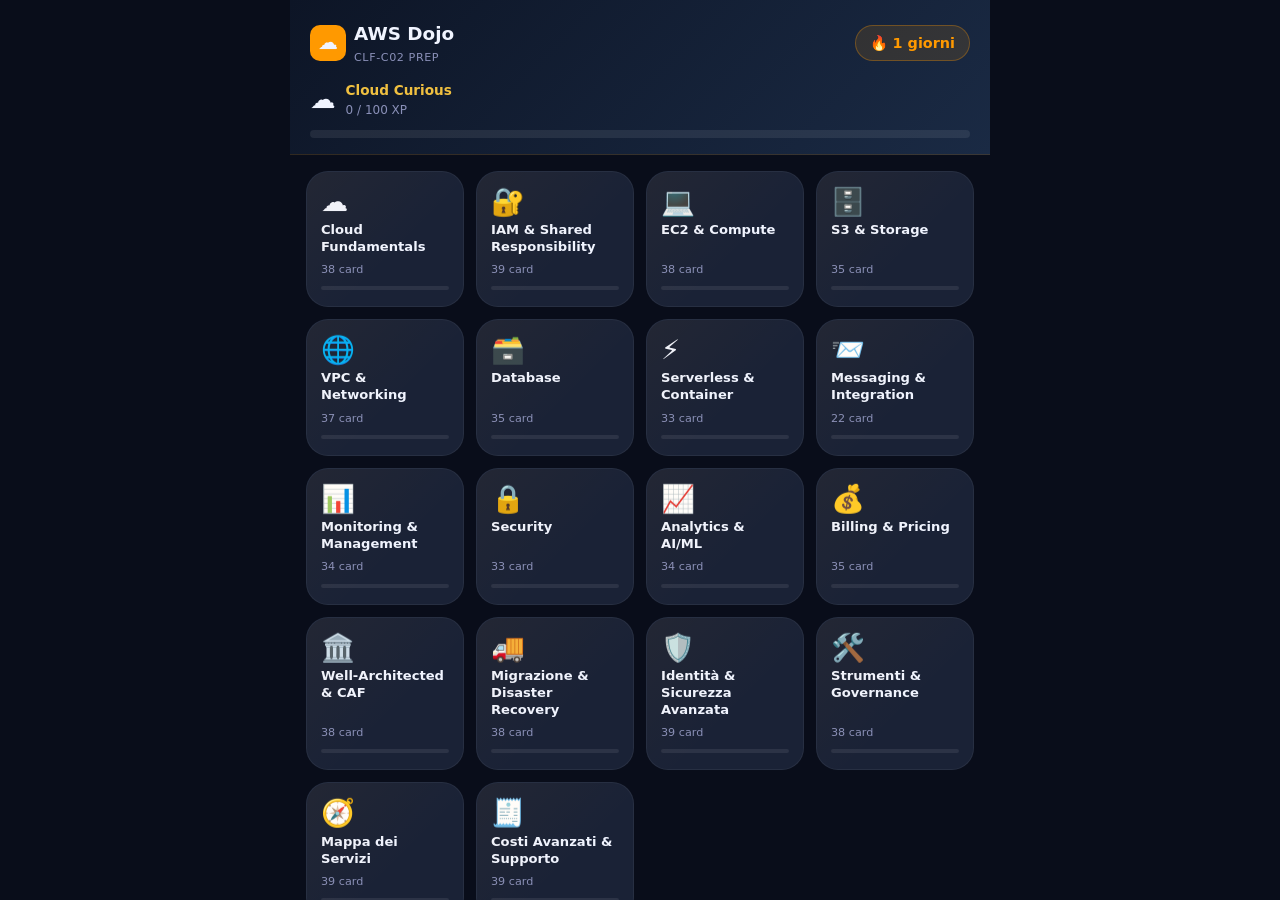
<file: aws-dojo/index.html>
<!DOCTYPE html>
<html lang="it">
<head>
  <meta charset="UTF-8">
  <meta name="viewport" content="width=device-width, initial-scale=1.0, viewport-fit=cover">
  <meta name="theme-color" content="#090d1a">
  <meta name="apple-mobile-web-app-capable" content="yes">
  <meta name="apple-mobile-web-app-status-bar-style" content="black-translucent">
  <title>AWS Dojo — CLF-C02</title>
  <link rel="stylesheet" href="css/style.css">
</head>
<body>

<!-- ══════════════ HOME SCREEN ══════════════ -->
<div id="home-screen" class="screen active">

  <header class="home-header">
    <div class="home-top">
      <div class="brand">
        <div class="brand-logo">☁</div>
        <div>
          <div class="brand-name">AWS Dojo</div>
          <div class="brand-sub">CLF-C02 Prep</div>
        </div>
      </div>
      <div class="streak-badge" id="streak-badge">🔥 0 giorni</div>
    </div>

    <div class="level-row">
      <div class="level-emoji" id="level-emoji">☁️</div>
      <div class="level-info">
        <div class="level-name" id="level-name">Cloud Curious</div>
        <div class="level-xp"  id="level-xp">0 / 100 XP</div>
      </div>
    </div>

    <div class="xp-bar">
      <div class="xp-fill" id="xp-fill" style="width:0%"></div>
    </div>
  </header>

  <div class="modules-grid" id="modules-grid"></div>

  <div class="section-title">Allenamento</div>
  <div class="train-section">
    <div class="exam-banner" id="exam-banner" onclick="startExamIntro()">
      <div class="exam-banner-left">
        <div class="exam-banner-icon">🎯</div>
        <div>
          <div class="exam-banner-title">Simulatore Esame CLF-C02</div>
          <div class="exam-banner-sub" id="exam-sub">65 domande · 90 minuti · soglia 700/1000</div>
        </div>
      </div>
      <div class="exam-banner-arrow">→</div>
    </div>

    <div class="train-grid">
      <button class="train-tile" onclick="startErrorsSetup()">
        <span class="train-badge" id="errors-badge">0</span>
        <span class="train-icon">🔁</span>
        <span class="train-title">Ripasso errori</span>
        <span class="train-sub" id="errors-sub">Nessun errore 🎉</span>
      </button>
      <button class="train-tile" onclick="startQuickSetup()">
        <span class="train-icon">⚡</span>
        <span class="train-title">Allenamento rapido</span>
        <span class="train-sub">Per argomento, con spiegazioni</span>
      </button>
    </div>

    <div class="stats-row" id="stats-row"></div>
  </div>

  <div class="section-title">Backup progressi</div>
  <div class="backup-section">
    <div class="backup-buttons">
      <button class="backup-btn" onclick="exportProgress()">💾 Esporta</button>
      <button class="backup-btn" onclick="importProgress()">📂 Importa</button>
    </div>
    <div class="backup-info" id="backup-info"></div>
    <input type="file" id="backup-file" accept=".json,application/json" hidden onchange="onBackupFile(this)">
  </div>

</div>

<!-- ══════════════ FEED SCREEN ══════════════ -->
<div id="feed-screen" class="screen">

  <div class="feed-header">
    <button class="feed-back" onclick="showScreen('home-screen'); renderHome()">←</button>
    <div class="feed-title" id="feed-title">Modulo</div>
    <div class="feed-prog"  id="feed-prog"></div>
  </div>

  <div class="feed-progress-bar">
    <div class="feed-progress-fill" id="feed-progress-fill" style="width:0%"></div>
  </div>

  <div class="feed-viewport" id="feed-viewport"></div>

</div>

<!-- ══════════════ EXAM SCREEN ══════════════ -->
<div id="exam-screen" class="screen">

  <div class="feed-header">
    <button class="feed-back" id="exam-back-btn" onclick="confirmExitExam()">←</button>
    <div class="feed-title">🎯 Simulatore CLF-C02</div>
    <div class="exam-timer" id="exam-timer">90:00</div>
  </div>

  <div class="feed-progress-bar">
    <div class="feed-progress-fill" id="exam-progress-fill" style="width:0%"></div>
  </div>

  <div class="exam-viewport" id="exam-viewport"></div>

</div>

<!-- ══════════════ PRACTICE SCREEN ══════════════ -->
<div id="practice-screen" class="screen">

  <div class="feed-header">
    <button class="feed-back" onclick="exitPractice()">←</button>
    <div class="feed-title" id="practice-title">Allenamento</div>
    <div class="feed-prog" id="practice-prog"></div>
  </div>

  <div class="feed-progress-bar">
    <div class="feed-progress-fill" id="practice-progress-fill" style="width:0%"></div>
  </div>

  <div class="exam-viewport" id="practice-viewport"></div>

</div>

<!-- ══════════════ EXAM RESULTS SCREEN ══════════════ -->
<div id="exam-results-screen" class="screen">

  <div class="feed-header">
    <button class="feed-back" onclick="goHome()">←</button>
    <div class="feed-title">📊 Risultati</div>
    <div></div>
  </div>

  <div class="exam-results-body" id="exam-results-body"></div>

</div>

<!-- ══════════════ TOAST ══════════════ -->
<div id="toast"></div>

<!-- ══════════════ CONFETTI ══════════════ -->
<canvas id="confetti-canvas"></canvas>

<!-- ══════════════ LEVEL-UP OVERLAY ══════════════ -->
<div id="levelup-overlay">
  <div class="levelup-emoji">🌟</div>
  <div class="levelup-title">Nuovo livello!</div>
  <div class="levelup-name"></div>
  <button class="levelup-btn" onclick="closeLevelUp()">Vai avanti 🚀</button>
</div>

<!-- ══════════════ SCRIPTS ══════════════ -->
<!-- 1. Quiz bank (domande d'esame uniche, con spiegazioni) -->
<script src="js/data/quiz_bank.js"></script>

<!-- 2. Moduli di lezione (contenuto) -->
<script src="js/data/module01.js"></script>
<script src="js/data/module02.js"></script>
<script src="js/data/module03.js"></script>
<script src="js/data/module04.js"></script>
<script src="js/data/module05.js"></script>
<script src="js/data/module06.js"></script>
<script src="js/data/module07.js"></script>
<script src="js/data/module08.js"></script>
<script src="js/data/module09.js"></script>
<script src="js/data/module10.js"></script>
<script src="js/data/module11.js"></script>
<script src="js/data/module12.js"></script>
<script src="js/data/module13.js"></script>
<script src="js/data/module14.js"></script>
<script src="js/data/module15.js"></script>
<script src="js/data/module16.js"></script>
<script src="js/data/module17.js"></script>
<script src="js/data/module18.js"></script>

<!-- 3. Definizione moduli (usa le costanti sopra) -->
<script src="js/modules.js"></script>

<!-- 4. Motore app -->
<script src="js/app.js"></script>
<script src="js/training.js"></script>
<script src="js/backup.js"></script>

</body>
</html>
</file>
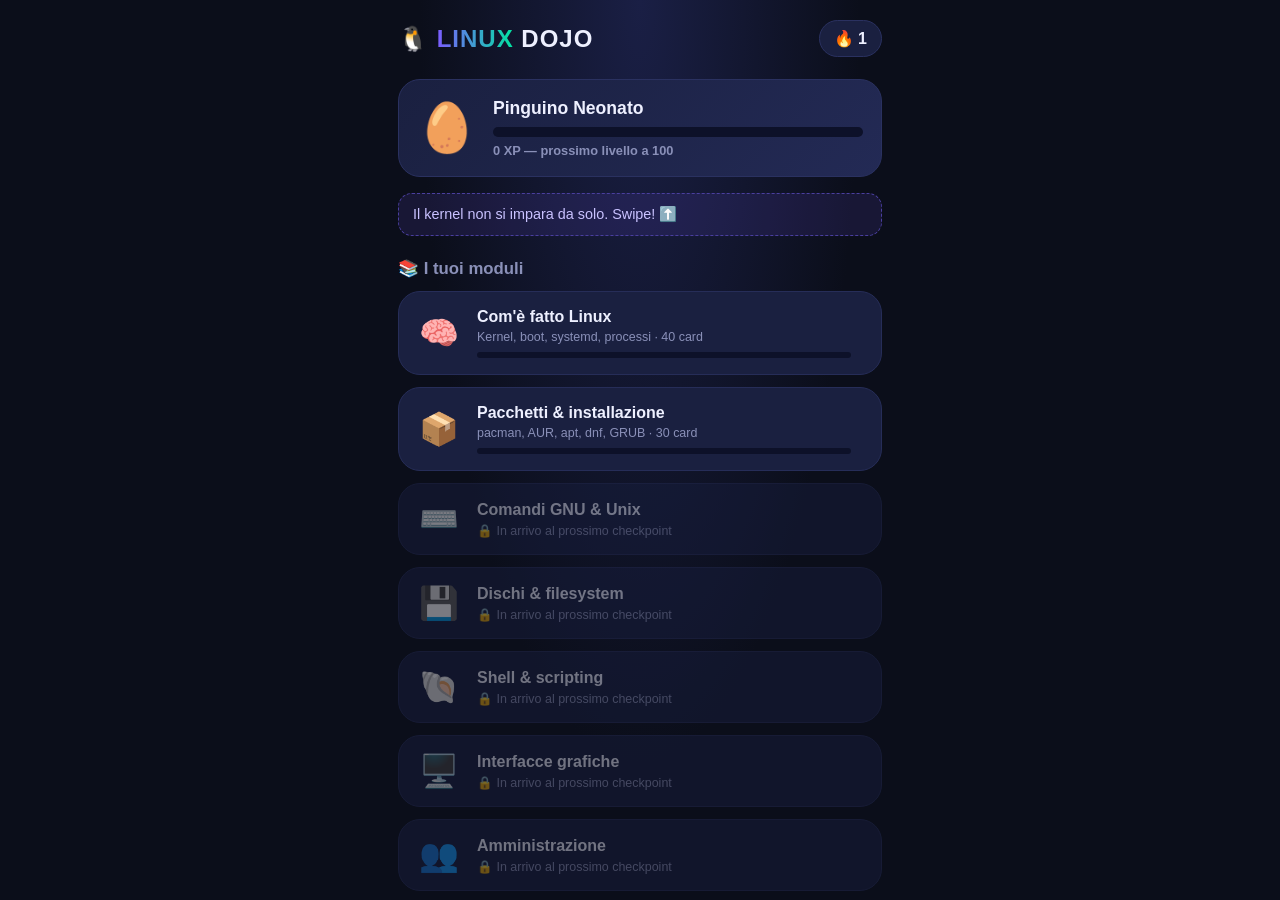
<file: linux-dojo/index.html>
<!DOCTYPE html>
<html lang="it">
<head>
<meta charset="UTF-8">
<meta name="viewport" content="width=device-width, initial-scale=1.0, viewport-fit=cover, user-scalable=no">
<meta name="theme-color" content="#0b0e1a">
<meta name="apple-mobile-web-app-capable" content="yes">
<meta name="apple-mobile-web-app-status-bar-style" content="black-translucent">
<title>🐧 Linux Dojo — LPIC-1</title>
<link rel="icon" href="data:image/svg+xml,<svg xmlns='http://www.w3.org/2000/svg' viewBox='0 0 100 100'><text y='.9em' font-size='90'>🐧</text></svg>">
<link rel="stylesheet" href="css/style.css">
</head>
<body>

<!-- ════════ HOME ════════ -->
<div id="home" class="screen">
  <header class="home-header">
    <div class="logo">🐧 <span>LINUX</span> DOJO</div>
    <div class="streak-pill" id="streakPill">🔥 0</div>
  </header>

  <div class="level-card">
    <div class="level-emoji" id="levelEmoji">🥚</div>
    <div class="level-info">
      <div class="level-name" id="levelName">Pinguino Neonato</div>
      <div class="xp-bar"><div class="xp-fill" id="xpFill"></div></div>
      <div class="xp-text" id="xpText">0 XP</div>
    </div>
  </div>

  <div class="daily-msg" id="dailyMsg"></div>

  <h2 class="section-title">📚 I tuoi moduli</h2>
  <div id="moduleList" class="module-list"></div>

  <footer class="home-footer">LPIC-1 · made with 🧠 + ☕</footer>
</div>

<!-- ════════ FEED (le card stile TikTok) ════════ -->
<div id="feed" class="screen hidden">
  <div class="feed-topbar">
    <button class="btn-icon" id="btnExit">✕</button>
    <div class="feed-progress"><div class="feed-progress-fill" id="feedProgressFill"></div></div>
    <div class="feed-xp" id="feedXp">⚡ 0</div>
  </div>
  <div id="cards" class="cards"></div>
  <div class="swipe-hint" id="swipeHint">scorri in su per continuare ⬆️</div>
</div>

<!-- ════════ Coriandoli ════════ -->
<canvas id="confetti"></canvas>

<!-- ════════ Toast XP ════════ -->
<div id="toast" class="toast hidden"></div>

<script src="js/data/module01.js"></script>
<script src="js/data/module02.js"></script>
<script src="js/modules.js"></script>
<script src="js/app.js"></script>
</body>
</html>
</file>
<file: aws-dojo/css/style.css>
/* AWS Dojo — tema arancio-oro AWS, mobile-first */
:root {
  --bg:      #090d1a;
  --bg2:     #111827;
  --card:    #1a2236;
  --accent:  #ff9900;
  --accent2: #f0c040;
  --danger:  #ff4d6d;
  --gold:    #ff9900;
  --text:    #f0f4ff;
  --muted:   #8a90b8;
  --radius:  22px;
  --green:   #22c55e;
  --card-shadow: 0 4px 24px rgba(0,0,0,0.45);
}

*, *::before, *::after { box-sizing: border-box; margin: 0; padding: 0; }

html, body {
  height: 100%;
  background: var(--bg);
  color: var(--text);
  font-family: -apple-system, BlinkMacSystemFont, 'Segoe UI', system-ui, sans-serif;
  font-size: 16px;
  line-height: 1.55;
  -webkit-font-smoothing: antialiased;
  overflow: hidden;
}

/* ── SCREENS ── */
.screen { display: none; height: 100dvh; overflow: hidden; }
.screen.active { display: flex; flex-direction: column; }

/* ── HOME SCREEN ── */
#home-screen { overflow-y: auto; }

.home-header {
  background: linear-gradient(135deg, #0d1526 0%, #1a2a44 100%);
  padding: 20px 20px 16px;
  border-bottom: 1px solid rgba(255,153,0,0.15);
  position: sticky; top: 0; z-index: 10;
}

.home-top {
  display: flex;
  align-items: center;
  justify-content: space-between;
  margin-bottom: 14px;
}

.brand { display: flex; align-items: center; gap: 8px; }
.brand-logo {
  width: 36px; height: 36px;
  background: var(--accent);
  border-radius: 10px;
  display: flex; align-items: center; justify-content: center;
  font-size: 20px;
}
.brand-name { font-size: 1.15rem; font-weight: 700; color: var(--text); }
.brand-sub  { font-size: 0.7rem; color: var(--muted); letter-spacing: 0.05em; text-transform: uppercase; }

.streak-badge {
  background: rgba(255,153,0,0.12);
  border: 1px solid rgba(255,153,0,0.3);
  border-radius: 20px;
  padding: 6px 14px;
  font-size: 0.9rem;
  font-weight: 600;
  color: var(--accent);
}

.level-row {
  display: flex; align-items: center; gap: 10px;
  margin-bottom: 10px;
}
.level-emoji { font-size: 1.6rem; }
.level-info { flex: 1; }
.level-name { font-size: 0.85rem; font-weight: 700; color: var(--accent2); }
.level-xp   { font-size: 0.75rem; color: var(--muted); }

.xp-bar {
  height: 8px; border-radius: 4px;
  background: rgba(255,255,255,0.08);
  overflow: hidden;
}
.xp-fill {
  height: 100%;
  background: linear-gradient(90deg, var(--accent), var(--accent2));
  border-radius: 4px;
  transition: width 0.6s cubic-bezier(.34,1.56,.64,1);
}

/* module grid */
.modules-grid {
  display: grid;
  grid-template-columns: 1fr 1fr;
  gap: 12px;
  padding: 16px;
}

.module-card {
  background: var(--card);
  border-radius: var(--radius);
  padding: 16px 14px;
  cursor: pointer;
  border: 1px solid rgba(255,255,255,0.06);
  transition: transform 0.18s, box-shadow 0.18s, border-color 0.18s;
  position: relative;
  overflow: hidden;
  min-height: 110px;
  display: flex; flex-direction: column; justify-content: space-between;
}
.module-card::before {
  content: '';
  position: absolute; inset: 0;
  background: linear-gradient(135deg, rgba(255,153,0,0.04) 0%, transparent 60%);
  pointer-events: none;
}
.module-card:active { transform: scale(0.97); }
.module-card.locked { opacity: 0.55; cursor: default; }
.module-card.locked:active { transform: none; }
.module-card.done { border-color: rgba(34,197,94,0.3); }

.module-icon  { font-size: 1.7rem; line-height: 1; margin-bottom: 6px; }
.module-title { font-size: 0.82rem; font-weight: 600; color: var(--text); line-height: 1.3; }
.module-meta  { font-size: 0.7rem; color: var(--muted); margin-top: 6px; }

.module-progress {
  height: 4px; border-radius: 2px;
  background: rgba(255,255,255,0.08);
  margin-top: 8px; overflow: hidden;
}
.module-progress-fill {
  height: 100%;
  background: linear-gradient(90deg, var(--accent), var(--accent2));
  border-radius: 2px;
  transition: width 0.5s ease;
}

.lock-icon {
  position: absolute; top: 10px; right: 10px;
  font-size: 0.85rem; opacity: 0.5;
}

/* ── FEED SCREEN ── */
#feed-screen { background: var(--bg); }

.feed-header {
  padding: 14px 16px;
  display: flex; align-items: center; gap: 12px;
  background: var(--bg2);
  border-bottom: 1px solid rgba(255,255,255,0.06);
  flex-shrink: 0;
}

.feed-back {
  width: 36px; height: 36px;
  background: rgba(255,255,255,0.06);
  border-radius: 10px;
  border: none; cursor: pointer;
  color: var(--text); font-size: 1.1rem;
  display: flex; align-items: center; justify-content: center;
  flex-shrink: 0;
}
.feed-back:active { background: rgba(255,255,255,0.12); }

.feed-title { font-size: 0.9rem; font-weight: 700; flex: 1; }
.feed-prog  { font-size: 0.78rem; color: var(--muted); flex-shrink: 0; }

.feed-progress-bar {
  height: 3px;
  background: rgba(255,255,255,0.07);
  flex-shrink: 0;
}
.feed-progress-fill {
  height: 100%;
  background: var(--accent);
  transition: width 0.4s ease;
}

/* feed viewport */
.feed-viewport {
  flex: 1;
  overflow-y: scroll;
  scroll-snap-type: y mandatory;
  -webkit-overflow-scrolling: touch;
}
.feed-viewport::-webkit-scrollbar { display: none; }

/* ── CARD BASE ── */
.card {
  scroll-snap-align: start;
  height: 100%;     /* altezza del feed, sotto l'header */
  padding: 20px 18px 24px;
  display: flex; flex-direction: column;
  justify-content: flex-start;
  position: relative;
  overflow-x: hidden;
  overflow-y: auto; /* le schede lunghe scorrono invece di essere tagliate */
  overscroll-behavior-y: auto;
}
.card::-webkit-scrollbar { display: none; }

/* lesson card */
.card-lesson { background: var(--card); }
.card-fact   { background: linear-gradient(135deg, #1a1a2e 0%, #16213e 100%); }

.card-badge {
  display: inline-flex; align-items: center; gap: 6px;
  background: rgba(255,153,0,0.12);
  border: 1px solid rgba(255,153,0,0.25);
  color: var(--accent);
  font-size: 0.7rem; font-weight: 700;
  text-transform: uppercase; letter-spacing: 0.06em;
  border-radius: 20px; padding: 4px 10px;
  margin-bottom: 14px; align-self: flex-start;
}
.card-fact .card-badge {
  background: rgba(240,192,64,0.12);
  border-color: rgba(240,192,64,0.3);
  color: var(--accent2);
}

.card-emoji { font-size: 2.4rem; line-height: 1; margin-bottom: 12px; }
.card-title {
  font-size: 1.2rem; font-weight: 800;
  color: var(--text); margin-bottom: 14px;
  line-height: 1.3;
}
.card-text {
  font-size: 0.9rem; color: rgba(240,244,255,0.9);
  line-height: 1.65; flex: 1;
}
.card-text strong { color: var(--accent2); font-weight: 700; }
.card-text code {
  background: rgba(255,255,255,0.08);
  border-radius: 4px; padding: 1px 6px;
  font-size: 0.85em; color: var(--accent2);
}

.card-analogy {
  margin-top: 18px;
  background: rgba(255,153,0,0.07);
  border-left: 3px solid var(--accent);
  border-radius: 0 12px 12px 0;
  padding: 12px 14px;
  font-size: 0.82rem; color: rgba(240,244,255,0.85);
  line-height: 1.6;
}
.card-analogy::before {
  content: '🐒 Per la scimmia: ';
  font-weight: 700; color: var(--accent);
}

.card-next-btn {
  margin-top: 20px;
  background: var(--accent);
  color: #000; font-weight: 800; font-size: 0.95rem;
  border: none; border-radius: 14px;
  padding: 14px 20px;
  cursor: pointer; width: 100%;
  transition: opacity 0.15s, transform 0.15s;
  flex-shrink: 0;
}
.card-next-btn:active { opacity: 0.85; transform: scale(0.98); }

/* ── QUIZ CARD ── */
.card-quiz { background: var(--card); }

.quiz-question {
  font-size: 0.92rem; font-weight: 600;
  color: var(--text); line-height: 1.6;
  margin-bottom: 18px; flex: 0;
}

.quiz-opts { display: flex; flex-direction: column; gap: 10px; flex: 1; }

.quiz-opt {
  background: rgba(255,255,255,0.05);
  border: 1.5px solid rgba(255,255,255,0.1);
  border-radius: 14px;
  padding: 12px 14px;
  font-size: 0.85rem; color: var(--text);
  cursor: pointer; text-align: left;
  transition: background 0.15s, border-color 0.15s, transform 0.1s;
  line-height: 1.45;
}
.quiz-opt:active { transform: scale(0.98); }
.quiz-opt:disabled { cursor: default; }

.quiz-opt.correct {
  background: rgba(34,197,94,0.15);
  border-color: var(--green);
  color: #86efac;
}
.quiz-opt.wrong {
  background: rgba(255,77,109,0.12);
  border-color: var(--danger);
  color: #fca5a5;
}
.quiz-opt.dimmed { opacity: 0.4; }

.quiz-feedback {
  margin-top: 14px;
  border-radius: 14px;
  padding: 12px 14px;
  font-size: 0.82rem;
  line-height: 1.55;
  display: none;
}
.quiz-feedback.show { display: block; }
.quiz-feedback.ok {
  background: rgba(34,197,94,0.1);
  border: 1px solid rgba(34,197,94,0.25);
  color: #86efac;
}
.quiz-feedback.ko {
  background: rgba(255,77,109,0.1);
  border: 1px solid rgba(255,77,109,0.25);
  color: #fca5a5;
}
.quiz-feedback-title { font-weight: 700; margin-bottom: 4px; }

/* ── COMPLETE CARD ── */
.card-complete {
  background: linear-gradient(135deg, #0f1d0f 0%, #0d1a0d 100%);
  align-items: center; justify-content: center; text-align: center;
}
.complete-emoji { font-size: 4rem; margin-bottom: 16px; }
.complete-title { font-size: 1.4rem; font-weight: 800; color: var(--green); margin-bottom: 8px; }
.complete-sub   { font-size: 0.9rem; color: var(--muted); margin-bottom: 28px; }
.complete-xp    { font-size: 1.1rem; font-weight: 700; color: var(--accent2); margin-bottom: 24px; }

/* ── TOAST ── */
#toast {
  position: fixed; bottom: 28px; left: 50%;
  transform: translateX(-50%) translateY(80px);
  background: var(--accent);
  color: #000; font-weight: 700; font-size: 0.9rem;
  padding: 10px 22px; border-radius: 30px;
  box-shadow: 0 4px 20px rgba(255,153,0,0.4);
  transition: transform 0.35s cubic-bezier(.34,1.56,.64,1), opacity 0.35s;
  opacity: 0; z-index: 1000; white-space: nowrap;
  pointer-events: none;
}
#toast.show {
  transform: translateX(-50%) translateY(0);
  opacity: 1;
}

/* ── CONFETTI ── */
#confetti-canvas {
  position: fixed; inset: 0;
  pointer-events: none; z-index: 999;
}

/* ── LEVEL-UP OVERLAY ── */
#levelup-overlay {
  position: fixed; inset: 0;
  background: rgba(9,13,26,0.92);
  z-index: 998;
  display: none; flex-direction: column;
  align-items: center; justify-content: center;
  text-align: center; padding: 40px;
}
#levelup-overlay.show { display: flex; }
.levelup-emoji { font-size: 5rem; margin-bottom: 16px; animation: pop 0.5s ease; }
.levelup-title { font-size: 1.5rem; font-weight: 800; color: var(--accent2); margin-bottom: 6px; }
.levelup-name  { font-size: 1rem; color: var(--muted); margin-bottom: 28px; }
.levelup-btn {
  background: var(--accent); color: #000;
  font-weight: 800; font-size: 1rem;
  border: none; border-radius: 14px;
  padding: 14px 36px; cursor: pointer;
}

/* ── EMPTY STATE ── */
.feed-empty {
  height: 100dvh;
  display: flex; flex-direction: column;
  align-items: center; justify-content: center;
  text-align: center; padding: 40px;
  gap: 14px;
}
.feed-empty-emoji  { font-size: 3.5rem; }
.feed-empty-title  { font-size: 1.2rem; font-weight: 700; }
.feed-empty-text   { font-size: 0.85rem; color: var(--muted); line-height: 1.6; }

/* ── ANIMATIONS ── */
@keyframes pop {
  0%   { transform: scale(0.5); opacity: 0; }
  70%  { transform: scale(1.15); }
  100% { transform: scale(1); opacity: 1; }
}

@keyframes fadeInUp {
  from { opacity: 0; transform: translateY(16px); }
  to   { opacity: 1; transform: translateY(0); }
}

.card { animation: fadeInUp 0.3s ease both; }

/* ── EXAM BANNER ── */
.exam-banner {
  margin: 0 16px 20px;
  background: linear-gradient(135deg, #1a2a10 0%, #1e3012 100%);
  border: 1.5px solid rgba(34,197,94,0.3);
  border-radius: var(--radius);
  padding: 16px 18px;
  display: flex; align-items: center; justify-content: space-between;
  cursor: pointer; gap: 12px;
  transition: border-color 0.2s, transform 0.15s;
}
.exam-banner:active { transform: scale(0.98); }
.exam-banner:hover  { border-color: rgba(34,197,94,0.6); }

.exam-banner-left  { display: flex; align-items: center; gap: 14px; }
.exam-banner-icon  { font-size: 2rem; line-height: 1; }
.exam-banner-title { font-size: 0.95rem; font-weight: 700; color: var(--green); }
.exam-banner-sub   { font-size: 0.72rem; color: var(--muted); margin-top: 2px; }
.exam-banner-arrow { font-size: 1.2rem; color: var(--green); opacity: 0.7; }

/* ── EXAM TIMER ── */
.exam-timer {
  font-size: 0.95rem; font-weight: 700;
  color: var(--accent2); font-variant-numeric: tabular-nums;
  flex-shrink: 0;
}
.exam-timer.warning { color: var(--danger); animation: pulse 1s infinite; }

@keyframes pulse {
  0%, 100% { opacity: 1; }
  50%       { opacity: 0.5; }
}

/* ── EXAM VIEWPORT ── */
.exam-viewport {
  flex: 1; overflow-y: auto;
  padding: 16px; display: flex; flex-direction: column; gap: 0;
}

.exam-intro {
  background: var(--card);
  border-radius: var(--radius);
  padding: 24px 20px;
  display: flex; flex-direction: column; gap: 16px;
}
.exam-intro-title { font-size: 1.2rem; font-weight: 800; color: var(--accent2); }
.exam-intro-list  { font-size: 0.88rem; color: rgba(240,244,255,0.88); line-height: 1.8; }
.exam-intro-list li { list-style: none; padding-left: 4px; }
.exam-start-btn {
  background: var(--green); color: #000;
  font-weight: 800; font-size: 1rem;
  border: none; border-radius: 14px;
  padding: 15px 20px; cursor: pointer;
  transition: opacity 0.15s;
}
.exam-start-btn:active { opacity: 0.85; }

/* ── EXAM QUESTION CARD ── */
.exam-q-card {
  background: var(--card);
  border-radius: var(--radius);
  padding: 20px 18px 18px;
  margin-bottom: 12px;
}
.exam-q-num {
  font-size: 0.72rem; font-weight: 700;
  color: var(--muted); text-transform: uppercase;
  letter-spacing: 0.06em; margin-bottom: 10px;
}
.exam-q-text {
  font-size: 0.9rem; font-weight: 600; color: var(--text);
  line-height: 1.6; margin-bottom: 16px;
}
.exam-q-multi {
  font-size: 0.72rem; color: var(--accent);
  margin-bottom: 10px; font-weight: 600;
}
.exam-opts { display: flex; flex-direction: column; gap: 8px; }

.exam-opt {
  background: rgba(255,255,255,0.04);
  border: 1.5px solid rgba(255,255,255,0.09);
  border-radius: 12px; padding: 11px 13px;
  font-size: 0.84rem; color: var(--text);
  cursor: pointer; text-align: left;
  transition: background 0.12s, border-color 0.12s;
  line-height: 1.45;
}
.exam-opt:active  { transform: scale(0.98); }
.exam-opt.selected {
  background: rgba(255,153,0,0.12);
  border-color: var(--accent);
  color: var(--accent2);
}
/* review mode */
.exam-opt.rev-correct { background: rgba(34,197,94,0.15); border-color: var(--green); color: #86efac; }
.exam-opt.rev-wrong   { background: rgba(255,77,109,0.12); border-color: var(--danger); color: #fca5a5; }
.exam-opt.rev-dimmed  { opacity: 0.35; }

.exam-nav {
  display: flex; gap: 10px; margin-top: 14px;
}
.exam-btn {
  flex: 1; padding: 12px; border: none; border-radius: 12px;
  font-weight: 700; font-size: 0.9rem; cursor: pointer;
  transition: opacity 0.15s;
}
.exam-btn:active { opacity: 0.8; }
.exam-btn-primary { background: var(--accent); color: #000; }
.exam-btn-ghost   {
  background: rgba(255,255,255,0.06);
  border: 1px solid rgba(255,255,255,0.1);
  color: var(--muted);
}

/* ── EXAM RESULTS ── */
.exam-results-body {
  overflow-y: auto; flex: 1;
  padding: 16px;
}

.exam-score-card {
  background: var(--card);
  border-radius: var(--radius);
  padding: 28px 20px 24px;
  text-align: center; margin-bottom: 14px;
}
.exam-score-emoji  { font-size: 3.5rem; margin-bottom: 12px; }
.exam-score-num    { font-size: 3rem; font-weight: 900; margin-bottom: 4px; }
.exam-score-num.pass { color: var(--green); }
.exam-score-num.fail { color: var(--danger); }
.exam-score-label  { font-size: 0.85rem; color: var(--muted); margin-bottom: 16px; }
.exam-score-bar    { height: 10px; background: rgba(255,255,255,0.07); border-radius: 5px; overflow: hidden; margin-bottom: 8px; }
.exam-score-fill   { height: 100%; border-radius: 5px; transition: width 1s ease; }
.exam-score-fill.pass { background: linear-gradient(90deg, var(--green), #86efac); }
.exam-score-fill.fail { background: linear-gradient(90deg, var(--danger), #fca5a5); }
.exam-threshold    { font-size: 0.72rem; color: var(--muted); text-align: right; }

.exam-stats {
  display: grid; grid-template-columns: 1fr 1fr 1fr;
  gap: 10px; margin-bottom: 14px;
}
.exam-stat {
  background: var(--card); border-radius: 14px;
  padding: 14px 10px; text-align: center;
}
.exam-stat-num   { font-size: 1.4rem; font-weight: 800; color: var(--accent2); }
.exam-stat-label { font-size: 0.7rem; color: var(--muted); margin-top: 2px; }

.exam-review-btn {
  width: 100%; padding: 14px; border: none; border-radius: 14px;
  background: rgba(255,153,0,0.12);
  border: 1.5px solid rgba(255,153,0,0.3);
  color: var(--accent); font-weight: 700; font-size: 0.95rem;
  cursor: pointer; margin-bottom: 10px;
}
.exam-home-btn {
  width: 100%; padding: 14px; border: none; border-radius: 14px;
  background: rgba(255,255,255,0.06);
  border: 1px solid rgba(255,255,255,0.1);
  color: var(--muted); font-weight: 600; font-size: 0.9rem;
  cursor: pointer;
}

.exam-review-list { display: flex; flex-direction: column; gap: 12px; margin-top: 14px; }

/* ── RESPONSIVE: wider screens ── */
@media (min-width: 480px) {
  .modules-grid { grid-template-columns: repeat(3, 1fr); }
}
@media (min-width: 768px) {
  .modules-grid { grid-template-columns: repeat(4, 1fr); max-width: 700px; margin: 0 auto; }
  #home-screen { align-items: center; }
  .home-header { max-width: 700px; width: 100%; }
  #feed-screen .feed-viewport { max-width: 600px; margin: 0 auto; }
  .card { padding: 32px 28px; }
}

/* ── ALLENAMENTO (home) ── */
.section-title {
  margin: 4px 16px 10px;
  font-size: 0.72rem; font-weight: 700; color: var(--muted);
  text-transform: uppercase; letter-spacing: 0.08em;
}
.train-section { padding-bottom: 24px; }
.train-section .exam-banner { margin-bottom: 10px; }
.train-grid {
  display: grid; grid-template-columns: 1fr 1fr; gap: 10px;
  margin: 0 16px 12px;
}
.train-tile {
  position: relative;
  display: flex; flex-direction: column; align-items: flex-start; gap: 4px;
  background: var(--card); color: var(--text);
  border: 1.5px solid rgba(255,153,0,0.18); border-radius: 18px;
  padding: 14px; text-align: left; cursor: pointer; font: inherit;
  transition: border-color 0.2s, transform 0.15s;
}
.train-tile:hover  { border-color: rgba(255,153,0,0.5); }
.train-tile:active { transform: scale(0.98); }
.train-icon  { font-size: 1.5rem; line-height: 1; margin-bottom: 4px; }
.train-title { font-size: 0.9rem; font-weight: 700; color: var(--accent2); }
.train-sub   { font-size: 0.72rem; color: var(--muted); line-height: 1.35; }
.train-badge {
  position: absolute; top: 10px; right: 10px;
  min-width: 24px; height: 24px; padding: 0 7px; border-radius: 12px;
  background: var(--danger); color: #fff;
  font-size: 0.75rem; font-weight: 800;
  display: flex; align-items: center; justify-content: center;
}
.train-badge.zero { background: rgba(255,255,255,0.08); color: var(--muted); }

.stats-row {
  display: grid; grid-template-columns: repeat(3, 1fr); gap: 8px;
  margin: 0 16px;
}
.stat-pill {
  background: rgba(255,255,255,0.04); border-radius: 14px;
  padding: 10px 6px; text-align: center;
  font-size: 0.78rem; color: var(--muted);
}
.stat-pill b { font-size: 1rem; color: var(--text); }
.stat-pill span { display: block; font-size: 0.66rem; margin-top: 2px; }

/* ── SETUP SESSIONI ── */
.setup-text  { font-size: 0.86rem; color: rgba(240,244,255,0.85); line-height: 1.6; }
.setup-label {
  font-size: 0.72rem; font-weight: 700; color: var(--muted);
  text-transform: uppercase; letter-spacing: 0.06em; margin-bottom: -6px;
}
.chip-row { display: flex; flex-wrap: wrap; gap: 8px; }
.chip {
  background: rgba(255,255,255,0.05); color: var(--text);
  border: 1.5px solid rgba(255,255,255,0.1); border-radius: 20px;
  padding: 7px 12px; font: inherit; font-size: 0.78rem; cursor: pointer;
}
.chip.active { background: rgba(255,153,0,0.14); border-color: var(--accent); color: var(--accent2); font-weight: 700; }
.setup-check {
  display: flex; align-items: flex-start; gap: 10px;
  font-size: 0.86rem; color: var(--text); cursor: pointer;
}
.setup-check input { width: 18px; height: 18px; margin-top: 2px; accent-color: var(--accent); flex-shrink: 0; }
.setup-check em { color: var(--muted); font-style: normal; }

/* ── DOMANDE: dettagli ── */
.opt-letter {
  display: inline-flex; align-items: center; justify-content: center;
  min-width: 22px; height: 22px; margin-right: 10px; border-radius: 6px;
  background: rgba(255,255,255,0.08); font-size: 0.72rem; font-weight: 800;
  flex-shrink: 0;
}
.exam-opt { display: flex; align-items: flex-start; width: 100%; font-family: inherit; }
.quiz-opt { display: flex; align-items: flex-start; width: 100%; font-family: inherit; }
.exam-opt:disabled { cursor: default; }
.exam-opt:disabled:active { transform: none; }
.quiz-opt.selected { background: rgba(255,153,0,0.12); border-color: var(--accent); color: var(--accent2); }
.card-next-btn:disabled { opacity: 0.4; cursor: default; }

.q-tags { display: flex; flex-wrap: wrap; gap: 6px; margin-bottom: 10px; }
.q-tags span {
  font-size: 0.66rem; color: var(--muted);
  background: rgba(255,255,255,0.05); border-radius: 10px; padding: 2px 8px;
}
.q-history { color: var(--danger); margin-left: 6px; text-transform: none; letter-spacing: 0; }
.exam-viewport .quiz-feedback { margin-top: 12px; }

/* ── ESAME: segnalibri e riepilogo ── */
.exam-q-head { display: flex; align-items: center; justify-content: space-between; gap: 10px; margin-bottom: 10px; }
.exam-q-head .exam-q-num { margin-bottom: 0; }
.flag-btn {
  background: rgba(255,255,255,0.05); color: var(--muted);
  border: 1px solid rgba(255,255,255,0.1); border-radius: 10px;
  padding: 5px 10px; font: inherit; font-size: 0.75rem; cursor: pointer;
}
.flag-btn.on { background: rgba(255,77,109,0.12); border-color: var(--danger); color: #fca5a5; }
.exam-grid-link {
  display: block; width: 100%; margin-top: 12px; padding: 10px;
  background: none; border: none; color: var(--muted);
  font: inherit; font-size: 0.8rem; cursor: pointer;
}
.grid-legend { display: flex; flex-wrap: wrap; gap: 12px; font-size: 0.75rem; color: var(--muted); margin: 10px 0 14px; }
.dot {
  display: inline-block; width: 10px; height: 10px; border-radius: 3px; margin-right: 5px;
  background: rgba(255,255,255,0.1); vertical-align: -1px;
}
.dot.ans  { background: var(--accent); }
.dot.flag { background: var(--danger); }
.exam-grid { display: grid; grid-template-columns: repeat(auto-fill, minmax(42px, 1fr)); gap: 6px; }
.grid-cell {
  position: relative; height: 40px; border-radius: 10px;
  background: rgba(255,255,255,0.06); color: var(--text);
  border: 1.5px solid transparent; font: inherit; font-size: 0.82rem; font-weight: 700; cursor: pointer;
}
.grid-cell.ans  { background: rgba(255,153,0,0.18); color: var(--accent2); }
.grid-cell.flag::after {
  content: ''; position: absolute; top: 4px; right: 4px;
  width: 7px; height: 7px; border-radius: 50%; background: var(--danger);
}
.grid-cell.cur { border-color: var(--accent); }

/* ── RISULTATI ── */
.time-up { color: var(--danger); font-size: 0.8rem; margin-top: 8px; }
.review-filter { margin: 4px 0 12px; }
.review-explain {
  margin-top: 12px; padding: 12px 14px; border-radius: 12px;
  background: rgba(255,153,0,0.07); border: 1px solid rgba(255,153,0,0.2);
  font-size: 0.82rem; line-height: 1.55; color: rgba(240,244,255,0.88);
}
.review-empty { text-align: center; color: var(--muted); padding: 20px; font-size: 0.88rem; }
.exam-review-list { margin-bottom: 14px; }
.exam-history { display: flex; flex-direction: column; gap: 6px; }
.exam-history-row {
  display: grid; grid-template-columns: 1fr auto auto; gap: 14px; align-items: center;
  background: rgba(255,255,255,0.04); border-radius: 10px; padding: 8px 12px;
  font-size: 0.8rem; color: var(--muted);
}
.exam-history-row b.pass { color: var(--green); }
.exam-history-row b.fail { color: var(--danger); }

@media (min-width: 768px) {
  .train-section { width: 100%; max-width: 700px; }
  .exam-viewport > *, .exam-results-body > * { width: 100%; max-width: 640px; margin-left: auto; margin-right: auto; }
}
@media (min-width: 768px) {
  .section-title { width: 100%; max-width: 668px; }
}
.summary-note { margin: 0 2px 12px; font-size: 0.8rem; color: var(--muted); }

/* ── BACKUP ── */
.backup-section { margin: 0 16px 28px; }
.backup-buttons { display: grid; grid-template-columns: 1fr 1fr; gap: 10px; }
.backup-btn {
  padding: 12px; border-radius: 14px; cursor: pointer;
  background: rgba(255,255,255,0.05); color: var(--text);
  border: 1.5px solid rgba(255,255,255,0.1);
  font: inherit; font-size: 0.88rem; font-weight: 700;
}
.backup-btn:active { transform: scale(0.98); }
.backup-info { margin-top: 8px; font-size: 0.72rem; color: var(--muted); text-align: center; }
.backup-info.stale { color: var(--accent2); }
@media (min-width: 768px) {
  .backup-section { width: 100%; max-width: 668px; margin-left: auto; margin-right: auto; }
}
</file>
<file: linux-dojo/css/style.css>
/* ═══════════ LINUX DOJO — tema scuro neon ═══════════ */
* { margin: 0; padding: 0; box-sizing: border-box; -webkit-tap-highlight-color: transparent; }

:root {
  --bg: #0b0e1a;
  --bg2: #131830;
  --card: #1a2040;
  --accent: #7c5cff;
  --accent2: #00e5a0;
  --danger: #ff4d6d;
  --gold: #ffc83d;
  --text: #eef0ff;
  --muted: #8a90b8;
  --radius: 22px;
}

html, body { height: 100%; overscroll-behavior: none; }

body {
  font-family: -apple-system, BlinkMacSystemFont, 'Segoe UI', Roboto, sans-serif;
  background: var(--bg);
  color: var(--text);
  overflow: hidden;
}

.hidden { display: none !important; }

.screen {
  position: fixed; inset: 0;
  display: flex; flex-direction: column;
  overflow-y: auto;
  padding: env(safe-area-inset-top) 0 env(safe-area-inset-bottom);
}

/* ═══════════ HOME ═══════════ */
#home { padding: 20px 18px 30px; background: radial-gradient(ellipse at top, #1a1f45 0%, var(--bg) 60%); }

.home-header { display: flex; justify-content: space-between; align-items: center; margin-bottom: 22px; }
.logo { font-size: 1.5rem; font-weight: 900; letter-spacing: 1px; }
.logo span { background: linear-gradient(90deg, var(--accent), var(--accent2)); -webkit-background-clip: text; background-clip: text; color: transparent; }

.streak-pill {
  background: var(--card); border: 1px solid #2a3160;
  padding: 8px 14px; border-radius: 999px; font-weight: 800; font-size: 1rem;
}
.streak-pill.hot { border-color: var(--gold); box-shadow: 0 0 18px rgba(255, 200, 61, .35); }

.level-card {
  display: flex; align-items: center; gap: 16px;
  background: linear-gradient(135deg, var(--card), #232a55);
  border: 1px solid #2a3160; border-radius: var(--radius);
  padding: 18px; margin-bottom: 16px;
}
.level-emoji { font-size: 3rem; }
.level-info { flex: 1; }
.level-name { font-weight: 800; font-size: 1.1rem; margin-bottom: 8px; }
.xp-bar { height: 10px; background: #0d1129; border-radius: 999px; overflow: hidden; }
.xp-fill {
  height: 100%; width: 0%;
  background: linear-gradient(90deg, var(--accent), var(--accent2));
  border-radius: 999px; transition: width .6s cubic-bezier(.2, .9, .3, 1.3);
}
.xp-text { font-size: .8rem; color: var(--muted); margin-top: 6px; font-weight: 600; }

.daily-msg {
  background: rgba(124, 92, 255, .12); border: 1px dashed #4a3f9f;
  border-radius: 14px; padding: 12px 14px; font-size: .9rem;
  color: #c9c2ff; margin-bottom: 22px;
}

.section-title { font-size: 1.05rem; margin-bottom: 12px; color: var(--muted); font-weight: 700; }

.module-list { display: flex; flex-direction: column; gap: 12px; }

.module-card {
  display: flex; align-items: center; gap: 14px;
  background: var(--card); border: 1px solid #262d58;
  border-radius: var(--radius); padding: 16px;
  cursor: pointer; transition: transform .15s, border-color .15s;
  user-select: none;
}
.module-card:active { transform: scale(.97); }
.module-card.done { border-color: var(--accent2); }
.module-card.locked { opacity: .45; }
.module-icon { font-size: 2rem; width: 48px; text-align: center; }
.module-meta { flex: 1; min-width: 0; }
.module-title { font-weight: 800; font-size: 1rem; margin-bottom: 4px; }
.module-sub { font-size: .78rem; color: var(--muted); }
.module-progress { height: 6px; background: #0d1129; border-radius: 999px; margin-top: 8px; overflow: hidden; }
.module-progress-fill { height: 100%; background: linear-gradient(90deg, var(--accent), var(--accent2)); border-radius: 999px; }
.module-badge { font-size: 1.3rem; }

.home-footer { text-align: center; color: #3d4470; font-size: .75rem; margin-top: 34px; }

/* ═══════════ FEED ═══════════ */
#feed { background: var(--bg); }

.feed-topbar {
  position: fixed; top: 0; left: 0; right: 0; z-index: 20;
  display: flex; align-items: center; gap: 12px;
  padding: calc(10px + env(safe-area-inset-top)) 14px 10px;
  background: linear-gradient(to bottom, rgba(11, 14, 26, .95), transparent);
}
.btn-icon {
  background: rgba(255, 255, 255, .08); border: none; color: var(--text);
  width: 38px; height: 38px; border-radius: 50%; font-size: 1.1rem;
  cursor: pointer; flex-shrink: 0;
}
.feed-progress { flex: 1; height: 7px; background: rgba(255, 255, 255, .1); border-radius: 999px; overflow: hidden; }
.feed-progress-fill { height: 100%; width: 0%; background: linear-gradient(90deg, var(--accent), var(--accent2)); border-radius: 999px; transition: width .3s; }
.feed-xp { font-weight: 800; font-size: .95rem; color: var(--gold); flex-shrink: 0; }

.cards {
  height: 100%; overflow-y: scroll;
  scroll-snap-type: y mandatory;
  scrollbar-width: none;
}
.cards::-webkit-scrollbar { display: none; }

.card {
  min-height: 100%; height: 100%;
  scroll-snap-align: start; scroll-snap-stop: always;
  display: flex; flex-direction: column; justify-content: center;
  padding: 80px 24px 60px;
  position: relative;
}

.card-emoji { font-size: 3.4rem; margin-bottom: 18px; animation: pop .5s cubic-bezier(.2, .9, .3, 1.4); }
.card-kicker { font-size: .75rem; font-weight: 800; letter-spacing: 2px; text-transform: uppercase; color: var(--accent2); margin-bottom: 10px; }
.card-title { font-size: 1.7rem; font-weight: 900; line-height: 1.2; margin-bottom: 16px; }
.card-text { font-size: 1.08rem; line-height: 1.65; color: #d6d9f5; }
.card-text strong { color: var(--accent2); }
.card-text code {
  background: #0d1129; padding: 2px 8px; border-radius: 8px;
  font-family: 'JetBrains Mono', 'Fira Code', monospace; font-size: .92em; color: var(--gold);
}
.analogy {
  margin-top: 18px; background: rgba(0, 229, 160, .08);
  border-left: 4px solid var(--accent2); border-radius: 0 14px 14px 0;
  padding: 14px 16px; font-size: .98rem; line-height: 1.55; color: #c4f5e4;
}
.analogy::before { content: "🐒 Per la scimmia: "; font-weight: 800; color: var(--accent2); }

/* card tipo FACT */
.card.fact { background: radial-gradient(circle at 30% 20%, #2b1f5e 0%, var(--bg) 70%); }
.fact-label { display: inline-block; background: var(--gold); color: #1a1400; font-weight: 900; font-size: .72rem; letter-spacing: 1.5px; padding: 5px 12px; border-radius: 999px; margin-bottom: 16px; }

/* card tipo TERMINAL */
.terminal {
  background: #0a0d18; border: 1px solid #232a55; border-radius: 16px;
  overflow: hidden; margin-top: 18px;
  font-family: 'JetBrains Mono', 'Fira Code', monospace;
  box-shadow: 0 12px 40px rgba(0, 0, 0, .5);
}
.terminal-bar { background: #161b33; padding: 9px 14px; display: flex; gap: 7px; align-items: center; }
.dot { width: 11px; height: 11px; border-radius: 50%; }
.dot.r { background: #ff5f57; } .dot.y { background: #ffbd2e; } .dot.g { background: #28c840; }
.terminal-title { margin-left: 8px; font-size: .72rem; color: var(--muted); }
.terminal-body { padding: 16px; font-size: .88rem; line-height: 1.6; }
.term-cmd { color: var(--accent2); word-break: break-all; }
.term-cmd::before { content: "$ "; color: var(--accent); font-weight: 700; }
.term-out { color: #aab0d8; white-space: pre-wrap; word-break: break-all; margin-top: 8px; }
.term-reveal {
  margin-top: 12px; width: 100%;
  background: linear-gradient(90deg, var(--accent), #5a3fd6); color: #fff;
  border: none; border-radius: 12px; padding: 13px; font-size: .95rem; font-weight: 800;
  cursor: pointer; transition: transform .1s;
}
.term-reveal:active { transform: scale(.96); }

/* card tipo QUIZ */
.quiz-options { display: flex; flex-direction: column; gap: 10px; margin-top: 20px; }
.quiz-opt {
  background: var(--card); border: 2px solid #2a3160; color: var(--text);
  border-radius: 16px; padding: 15px 16px; font-size: .98rem; font-weight: 600;
  text-align: left; cursor: pointer; transition: transform .12s, border-color .15s;
  line-height: 1.4;
}
.quiz-opt:active { transform: scale(.97); }
.quiz-opt.correct { border-color: var(--accent2); background: rgba(0, 229, 160, .15); animation: pop .4s; }
.quiz-opt.wrong { border-color: var(--danger); background: rgba(255, 77, 109, .15); animation: shake .4s; }
.quiz-opt:disabled { cursor: default; }
.quiz-explain {
  margin-top: 16px; background: var(--bg2); border: 1px solid #2a3160;
  border-radius: 14px; padding: 14px 16px; font-size: .92rem; line-height: 1.55;
  color: #c9cdf0; animation: slideUp .35s ease;
}
.quiz-explain strong { color: var(--accent2); }
.quiz-result { font-weight: 900; font-size: 1.15rem; margin-top: 16px; animation: pop .4s; }
.quiz-result.ok { color: var(--accent2); }
.quiz-result.ko { color: var(--danger); }

/* card finale modulo */
.card.finale { text-align: center; background: radial-gradient(circle at 50% 30%, #1f4536 0%, var(--bg) 75%); }
.finale .card-emoji { font-size: 5rem; }
.btn-big {
  margin-top: 26px; background: linear-gradient(90deg, var(--accent2), #00b380);
  color: #00261a; border: none; border-radius: 16px; padding: 17px 30px;
  font-size: 1.05rem; font-weight: 900; cursor: pointer;
}
.btn-big:active { transform: scale(.96); }

.swipe-hint {
  position: fixed; bottom: calc(18px + env(safe-area-inset-bottom)); left: 0; right: 0;
  text-align: center; font-size: .8rem; color: var(--muted);
  animation: bounce 1.8s infinite; pointer-events: none; z-index: 15;
}

/* ═══════════ Toast / Confetti ═══════════ */
.toast {
  position: fixed; top: calc(70px + env(safe-area-inset-top)); left: 50%;
  transform: translateX(-50%); z-index: 50;
  background: var(--gold); color: #1a1400; font-weight: 900;
  padding: 10px 22px; border-radius: 999px; font-size: 1rem;
  box-shadow: 0 8px 30px rgba(255, 200, 61, .4);
  animation: toastIn .3s ease, toastOut .3s ease 1.4s forwards;
  pointer-events: none;
}

#confetti { position: fixed; inset: 0; pointer-events: none; z-index: 100; }

/* ═══════════ Animazioni ═══════════ */
@keyframes pop { 0% { transform: scale(.6); opacity: 0; } 70% { transform: scale(1.08); } 100% { transform: scale(1); opacity: 1; } }
@keyframes shake { 0%, 100% { transform: translateX(0); } 25% { transform: translateX(-8px); } 75% { transform: translateX(8px); } }
@keyframes slideUp { from { transform: translateY(16px); opacity: 0; } to { transform: translateY(0); opacity: 1; } }
@keyframes bounce { 0%, 100% { transform: translateY(0); } 50% { transform: translateY(-7px); } }
@keyframes toastIn { from { transform: translate(-50%, -18px); opacity: 0; } to { transform: translate(-50%, 0); opacity: 1; } }
@keyframes toastOut { to { transform: translate(-50%, -18px); opacity: 0; } }

@media (min-width: 700px) {
  #home, .card { max-width: 520px; margin-left: auto; margin-right: auto; }
  .feed-topbar { max-width: 520px; left: 50%; transform: translateX(-50%); }
}
</file>
